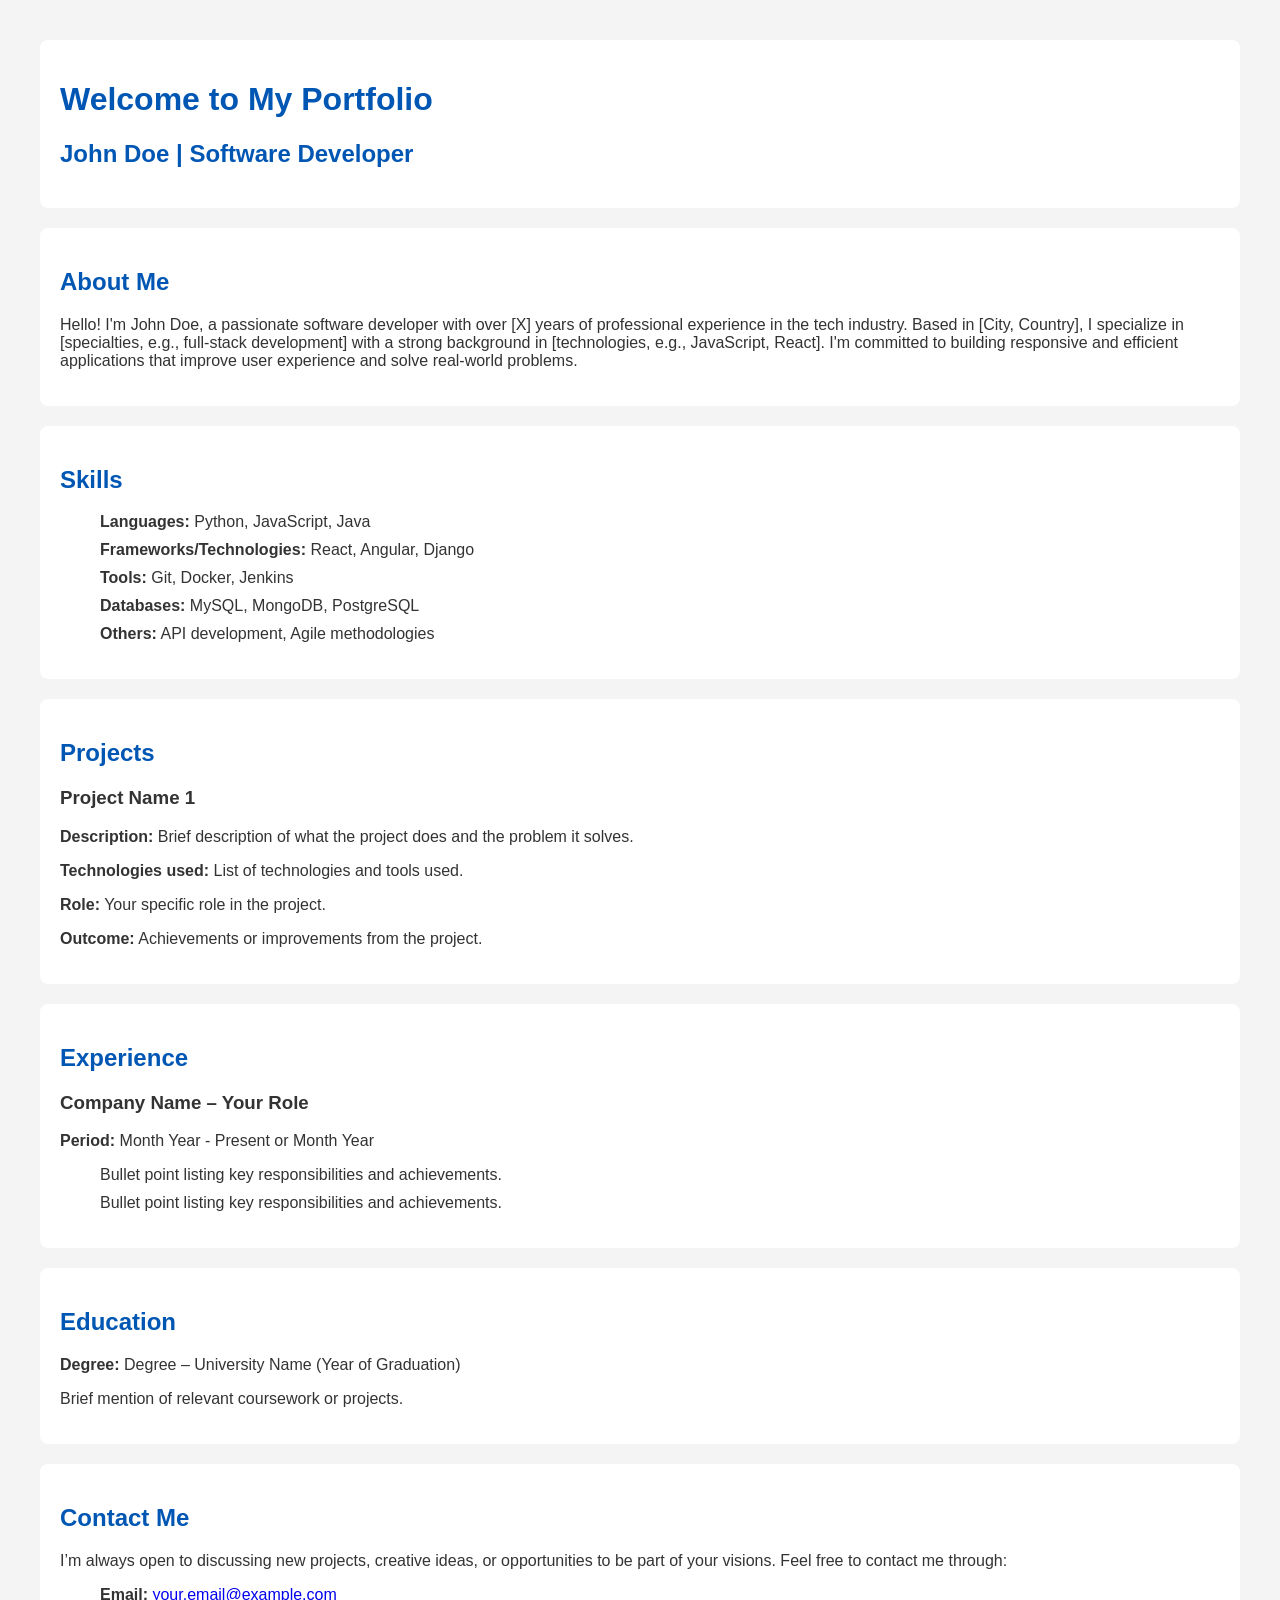
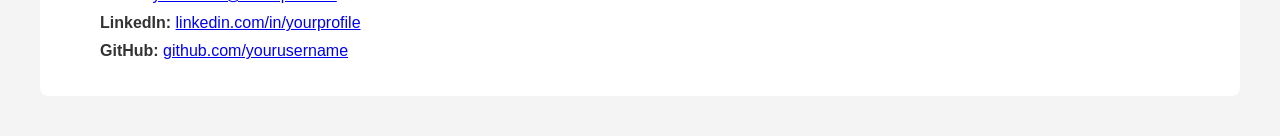
<file: Index.html>
<!DOCTYPE html>
<html lang="en">
<head>
    <meta charset="UTF-8">
    <meta name="viewport" content="width=device-width, initial-scale=1.0">
    <title>John Doe | Software Developer</title>
    <style>
        body {
            font-family: Arial, sans-serif;
            margin: 40px;
            background-color: #f4f4f4;
            color: #333;
        }
        header, section {
            background-color: #fff;
            border-radius: 8px;
            padding: 20px;
            margin-bottom: 20px;
        }
        h1, h2 {
            color: #0056b3;
        }
        ul {
            list-style-type: none;
        }
        li {
            margin-bottom: 10px;
        }
    </style>
</head>
<body>
<header>
    <h1>Welcome to My Portfolio</h1>
    <h2>John Doe | Software Developer</h2>
</header>

<section>
    <h2>About Me</h2>
    <p>Hello! I'm John Doe, a passionate software developer with over [X] years of professional experience in the tech industry. Based in [City, Country], I specialize in [specialties, e.g., full-stack development] with a strong background in [technologies, e.g., JavaScript, React]. I'm committed to building responsive and efficient applications that improve user experience and solve real-world problems.</p>
</section>

<section>
    <h2>Skills</h2>
    <ul>
        <li><strong>Languages:</strong> Python, JavaScript, Java</li>
        <li><strong>Frameworks/Technologies:</strong> React, Angular, Django</li>
        <li><strong>Tools:</strong> Git, Docker, Jenkins</li>
        <li><strong>Databases:</strong> MySQL, MongoDB, PostgreSQL</li>
        <li><strong>Others:</strong> API development, Agile methodologies</li>
    </ul>
</section>

<section>
    <h2>Projects</h2>
    <h3>Project Name 1</h3>
    <p><strong>Description:</strong> Brief description of what the project does and the problem it solves.</p>
    <p><strong>Technologies used:</strong> List of technologies and tools used.</p>
    <p><strong>Role:</strong> Your specific role in the project.</p>
    <p><strong>Outcome:</strong> Achievements or improvements from the project.</p>
</section>

<section>
    <h2>Experience</h2>
    <h3>Company Name – Your Role</h3>
    <p><strong>Period:</strong> Month Year - Present or Month Year</p>
    <ul>
        <li>Bullet point listing key responsibilities and achievements.</li>
        <li>Bullet point listing key responsibilities and achievements.</li>
    </ul>
</section>

<section>
    <h2>Education</h2>
    <p><strong>Degree:</strong> Degree – University Name (Year of Graduation)</p>
    <p>Brief mention of relevant coursework or projects.</p>
</section>

<section>
    <h2>Contact Me</h2>
    <p>I’m always open to discussing new projects, creative ideas, or opportunities to be part of your visions. Feel free to contact me through:</p>
    <ul>
        <li><strong>Email:</strong> <a href="mailto:your.email@example.com">your.email@example.com</a></li>
        <li><strong>LinkedIn:</strong> <a href="https://linkedin.com/in/yourprofile">linkedin.com/in/yourprofile</a></li>
        <li><strong>GitHub:</strong> <a href="https://github.com/yourusername">github.com/yourusername</a></li>
    </ul>
</section>
</body>
</html>
</file>
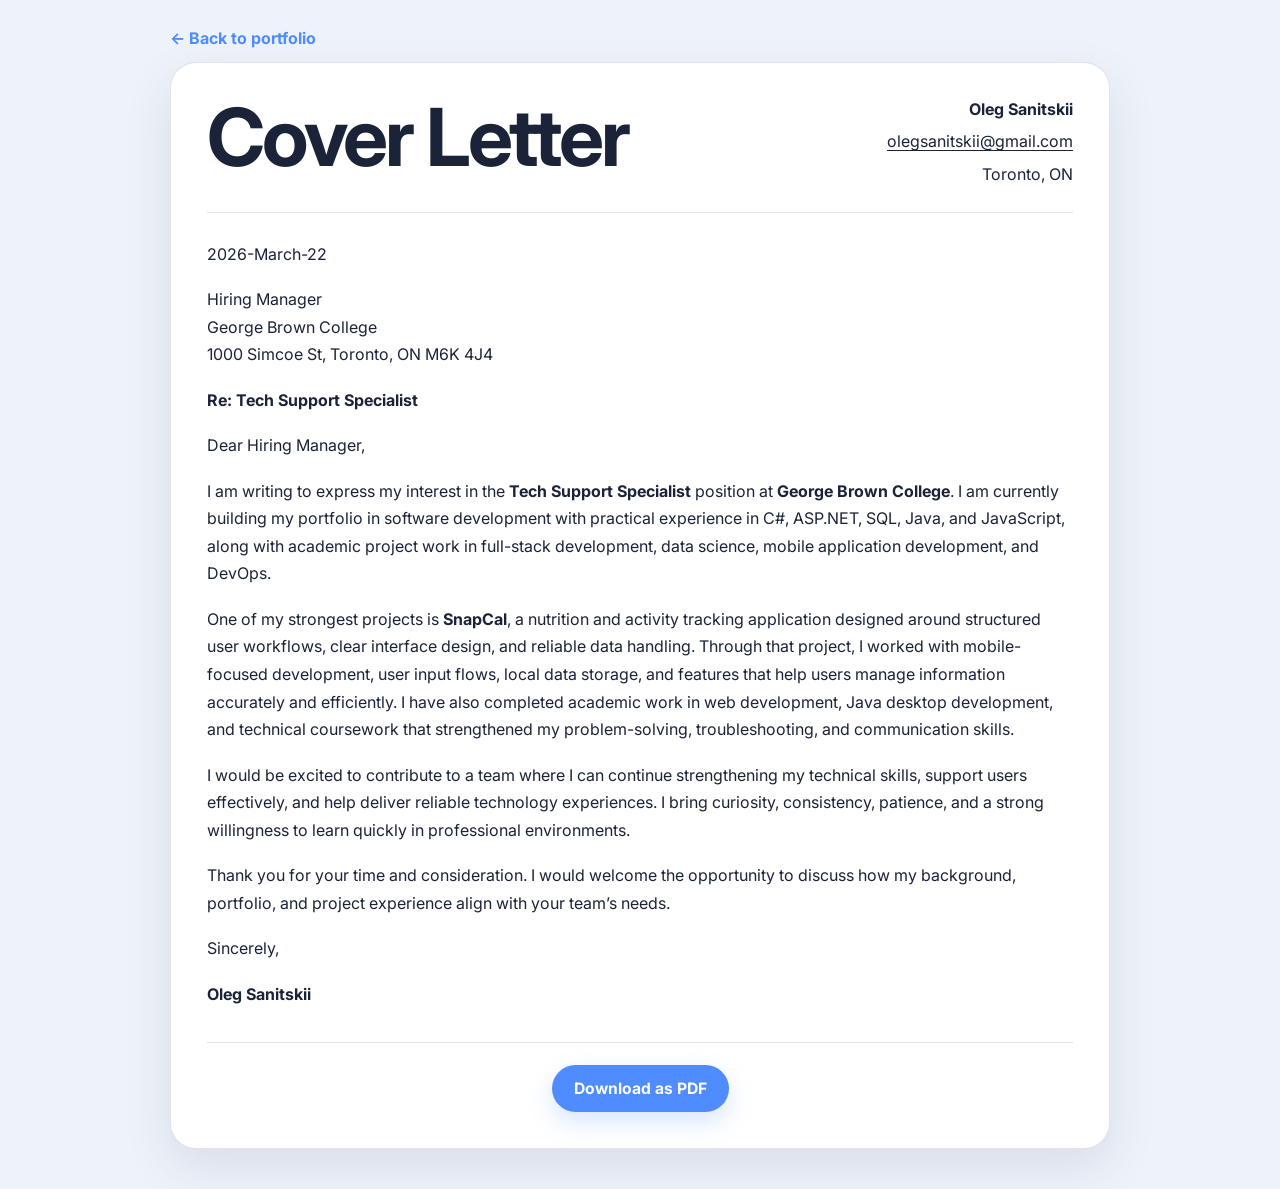
<file: cover-letter.html>
<!DOCTYPE html>
<html lang="en">
<head>
    <meta charset="UTF-8">
    <meta name="viewport" content="width=device-width, initial-scale=1.0">
    <title>Cover Letter | Oleg Sanitskii</title>
    <meta name="description" content="Cover letter for junior software and technical support roles by Oleg Sanitskii.">
    <link rel="preconnect" href="https://fonts.googleapis.com">
    <link rel="preconnect" href="https://fonts.gstatic.com" crossorigin>
    <link href="https://fonts.googleapis.com/css2?family=Inter:wght@400;500;600;700;800&display=swap" rel="stylesheet">
    <link rel="stylesheet" href="assets/css/CoverLetter.css">
</head>
<body class="document-page">
    <main class="document-shell">
        <a class="back-link" href="index.html">← Back to portfolio</a>

        <section class="document-card prose-letter">
            <header class="document-header letter-header">
                <div>
                    <h1>Cover Letter</h1>
                </div>

                <div class="document-contact">
                    <strong>Oleg Sanitskii</strong>
                    <a href="mailto:olegsanitskii@gmail.com">olegsanitskii@gmail.com</a>
                    <span>Toronto, ON</span>
                </div>
            </header>

            <section class="letter-body">
                <p>2026-March-22</p>

                <p>
                    Hiring Manager<br>
                    George Brown College<br>
                    1000 Simcoe St, Toronto, ON M6K 4J4
                </p>

                <p><strong>Re: Tech Support Specialist</strong></p>

                <p>Dear Hiring Manager,</p>

                <p>
                    I am writing to express my interest in the <strong>Tech Support Specialist</strong> position at
                    <strong>George Brown College</strong>. I am currently building my portfolio in software development with
                    practical experience in C#, ASP.NET, SQL, Java, and JavaScript, along with academic project work in
                    full-stack development, data science, mobile application development, and DevOps.
                </p>

                <p>
                    One of my strongest projects is <strong>SnapCal</strong>, a nutrition and activity tracking application
                    designed around structured user workflows, clear interface design, and reliable data handling.
                    Through that project, I worked with mobile-focused development, user input flows, local data storage,
                    and features that help users manage information accurately and efficiently. I have also completed academic
                    work in web development, Java desktop development, and technical coursework that strengthened my problem-solving,
                    troubleshooting, and communication skills.
                </p>

                <p>
                    I would be excited to contribute to a team where I can continue strengthening my technical skills,
                    support users effectively, and help deliver reliable technology experiences. I bring curiosity,
                    consistency, patience, and a strong willingness to learn quickly in professional environments.
                </p>

                <p>
                    Thank you for your time and consideration. I would welcome the opportunity to discuss how my background,
                    portfolio, and project experience align with your team’s needs.
                </p>

                <p>Sincerely,</p>
                <p><strong>Oleg Sanitskii</strong></p>
            </section>

            <footer class="document-footer">
                <button class="pdf-button" type="button" onclick="window.print()">Download as PDF</button>
            </footer>
        </section>
    </main>
</body>
</html>
</file>
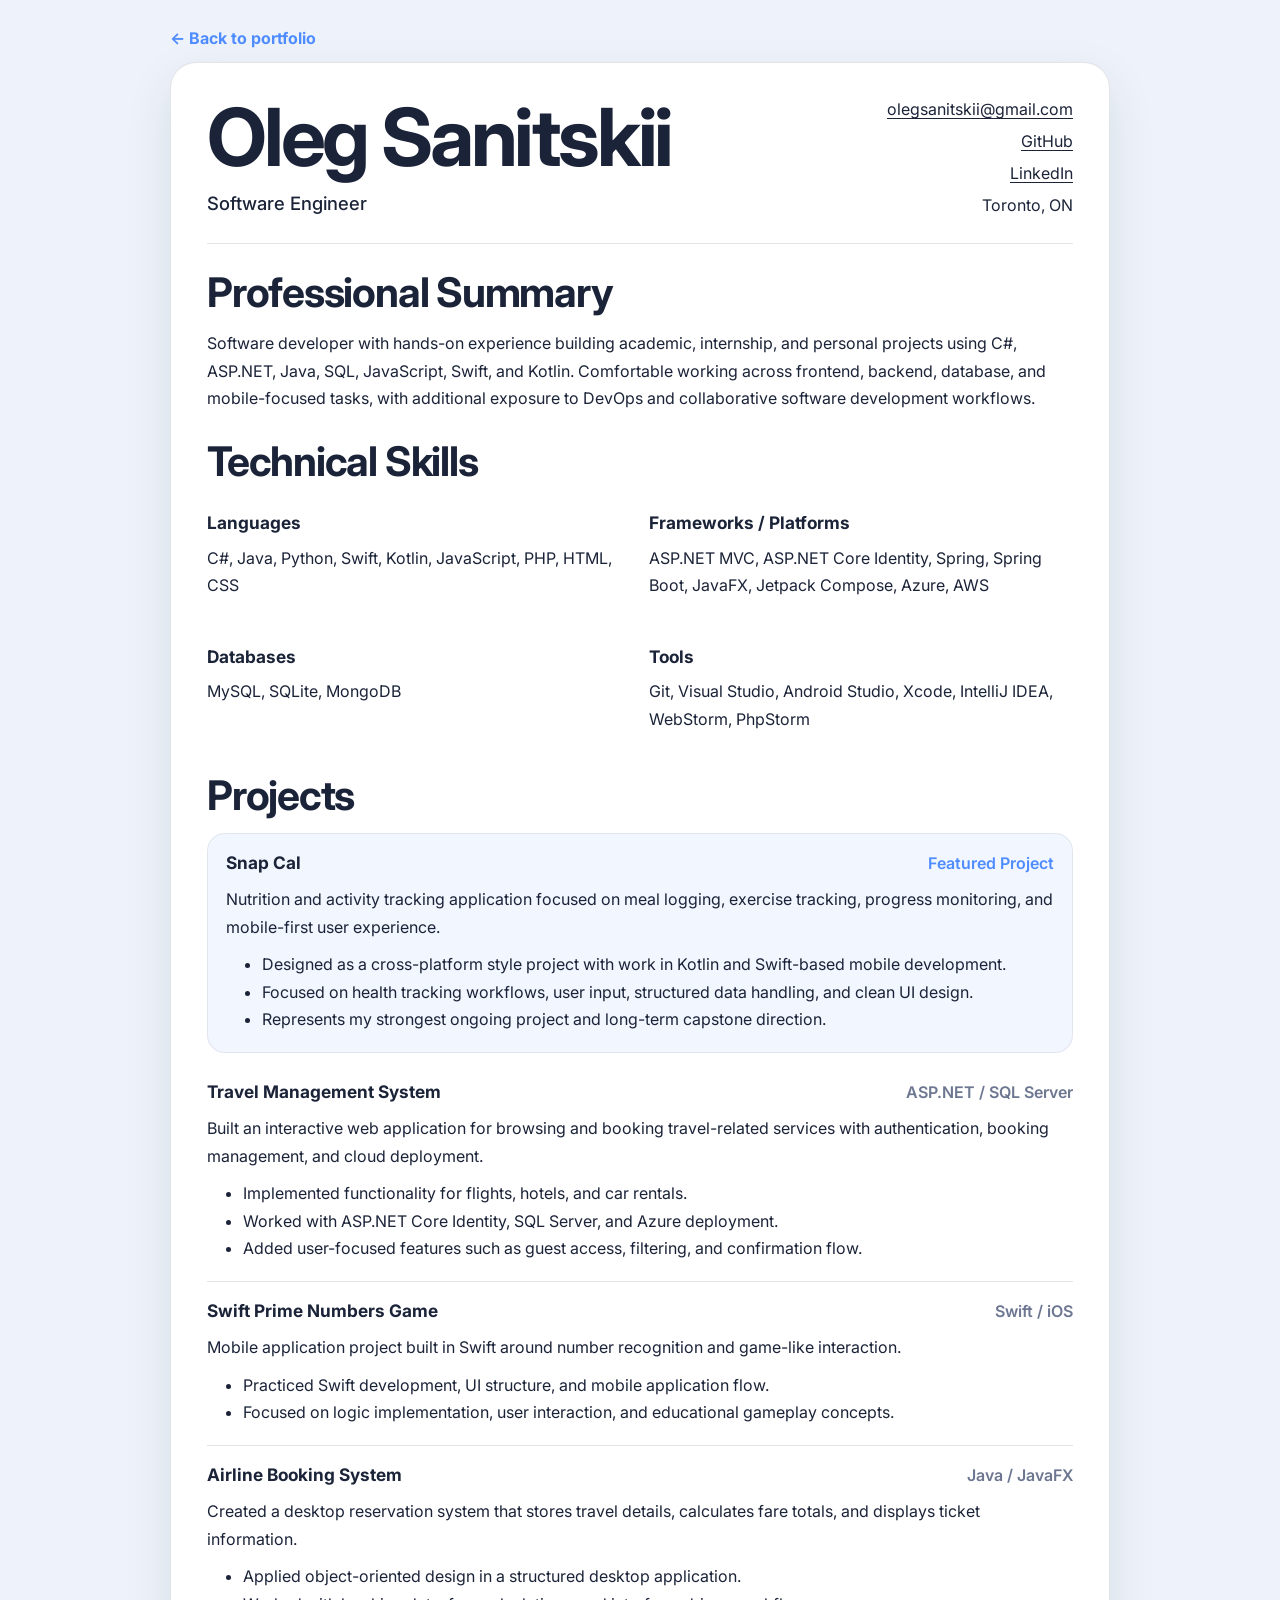
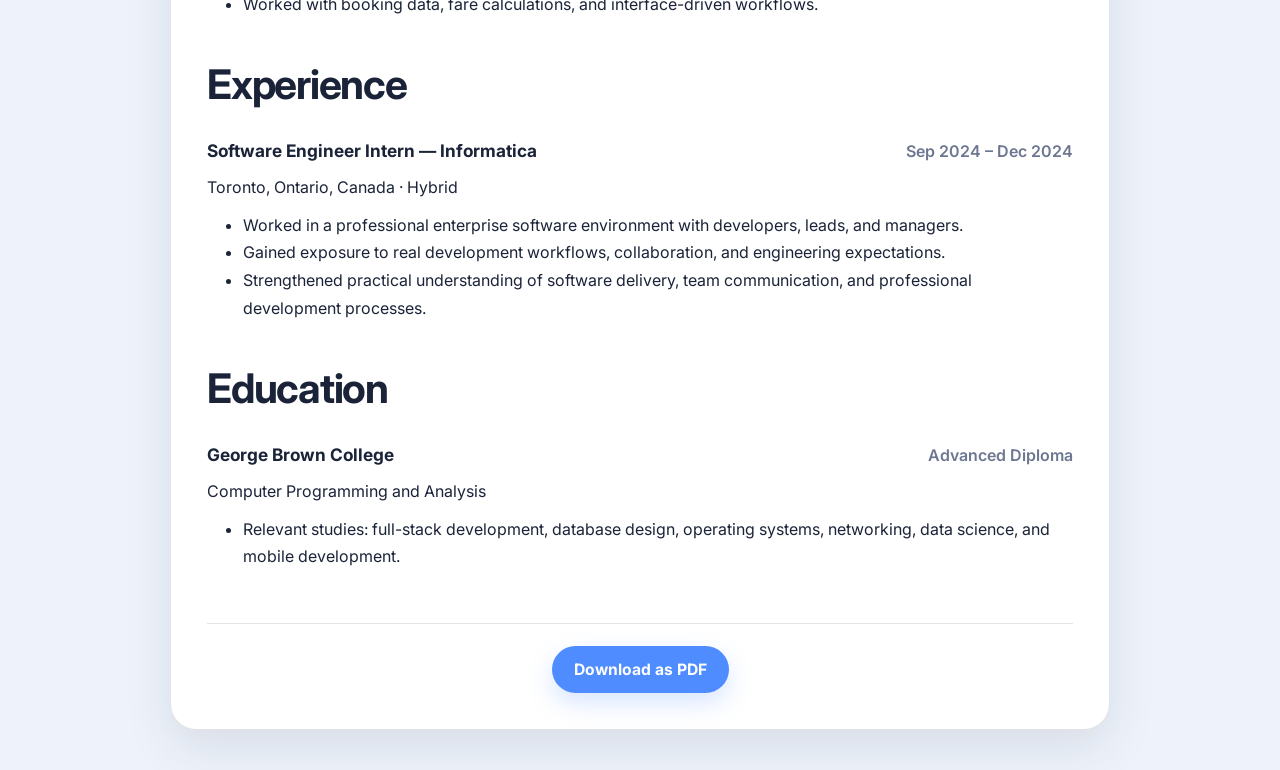
<file: resume.html>
<!DOCTYPE html>
<html lang="en">
<head>
    <meta charset="UTF-8">
    <meta name="viewport" content="width=device-width, initial-scale=1.0">
    <title>Resume | Oleg Sanitskii</title>
    <meta name="description" content="Resume of Oleg Sanitskii, Junior Software Developer.">
    <link rel="preconnect" href="https://fonts.googleapis.com">
    <link rel="preconnect" href="https://fonts.gstatic.com" crossorigin>
    <link href="https://fonts.googleapis.com/css2?family=Inter:wght@400;500;600;700;800&display=swap" rel="stylesheet">
    <link rel="stylesheet" href="assets/css/resume.css">
</head>
<body class="document-page">
    <main class="document-shell">
        <a class="back-link" href="index.html">← Back to portfolio</a>

        <section class="document-card">
            <header class="document-header">
                <div>
                    <h1>Oleg Sanitskii</h1>
                    <p class="job-title">Software Engineer</p>
                </div>

                <div class="document-contact">
                    <a href="mailto:olegsanitskii@gmail.com">olegsanitskii@gmail.com</a>
                    <a href="https://github.com/OlegSanitskii" target="_blank" rel="noreferrer">GitHub</a>
                    <a href="https://www.linkedin.com/in/oleg-sanitskii-6a21b02aa/" target="_blank" rel="noreferrer">LinkedIn</a>
                    <span>Toronto, ON</span>
                </div>
            </header>

            <section>
                <h2>Professional Summary</h2>
                <p>
                    Software developer with hands-on experience building academic, internship, and personal
                    projects using C#, ASP.NET, Java, SQL, JavaScript, Swift, and Kotlin. Comfortable working across
                    frontend, backend, database, and mobile-focused tasks, with additional exposure to DevOps and
                    collaborative software development workflows.
                </p>
            </section>

            <section>
                <h2>Technical Skills</h2>
                <div class="resume-grid">
                    <div class="info-block">
                        <h3>Languages</h3>
                        <p>C#, Java, Python, Swift, Kotlin, JavaScript, PHP, HTML, CSS</p>
                    </div>

                    <div class="info-block">
                        <h3>Frameworks / Platforms</h3>
                        <p>ASP.NET MVC, ASP.NET Core Identity, Spring, Spring Boot, JavaFX, Jetpack Compose, Azure, AWS</p>
                    </div>

                    <div class="info-block">
                        <h3>Databases</h3>
                        <p>MySQL, SQLite, MongoDB</p>
                    </div>

                    <div class="info-block">
                        <h3>Tools</h3>
                        <p>Git, Visual Studio, Android Studio, Xcode, IntelliJ IDEA, WebStorm, PhpStorm</p>
                    </div>
                </div>
            </section>

            <section>
                <h2>Projects</h2>

                <div class="resume-item featured-item">
                    <div class="resume-item-top">
                        <h3>Snap Cal</h3>
                        <span>Featured Project</span>
                    </div>
                    <p>
                        Nutrition and activity tracking application focused on meal logging, exercise tracking,
                        progress monitoring, and mobile-first user experience.
                    </p>
                    <ul>
                        <li>Designed as a cross-platform style project with work in Kotlin and Swift-based mobile development.</li>
                        <li>Focused on health tracking workflows, user input, structured data handling, and clean UI design.</li>
                        <li>Represents my strongest ongoing project and long-term capstone direction.</li>
                    </ul>
                </div>

                <div class="resume-item">
                    <div class="resume-item-top">
                        <h3>Travel Management System</h3>
                        <span>ASP.NET / SQL Server</span>
                    </div>
                    <p>
                        Built an interactive web application for browsing and booking travel-related services with
                        authentication, booking management, and cloud deployment.
                    </p>
                    <ul>
                        <li>Implemented functionality for flights, hotels, and car rentals.</li>
                        <li>Worked with ASP.NET Core Identity, SQL Server, and Azure deployment.</li>
                        <li>Added user-focused features such as guest access, filtering, and confirmation flow.</li>
                    </ul>
                </div>

                <div class="resume-item">
                    <div class="resume-item-top">
                        <h3>Swift Prime Numbers Game</h3>
                        <span>Swift / iOS</span>
                    </div>
                    <p>
                        Mobile application project built in Swift around number recognition and game-like interaction.
                    </p>
                    <ul>
                        <li>Practiced Swift development, UI structure, and mobile application flow.</li>
                        <li>Focused on logic implementation, user interaction, and educational gameplay concepts.</li>
                    </ul>
                </div>

                <div class="resume-item">
                    <div class="resume-item-top">
                        <h3>Airline Booking System</h3>
                        <span>Java / JavaFX</span>
                    </div>
                    <p>
                        Created a desktop reservation system that stores travel details, calculates fare totals,
                        and displays ticket information.
                    </p>
                    <ul>
                        <li>Applied object-oriented design in a structured desktop application.</li>
                        <li>Worked with booking data, fare calculations, and interface-driven workflows.</li>
                    </ul>
                </div>
            </section>

            <section>
                <h2>Experience</h2>
                <div class="resume-item">
                    <div class="resume-item-top">
                        <h3>Software Engineer Intern — Informatica</h3>
                        <span>Sep 2024 – Dec 2024</span>
                    </div>
                    <p>Toronto, Ontario, Canada · Hybrid</p>
                    <ul>
                        <li>Worked in a professional enterprise software environment with developers, leads, and managers.</li>
                        <li>Gained exposure to real development workflows, collaboration, and engineering expectations.</li>
                        <li>Strengthened practical understanding of software delivery, team communication, and professional development processes.</li>
                    </ul>
                </div>
            </section>

            <section>
                <h2>Education</h2>
                <div class="resume-item">
                    <div class="resume-item-top">
                        <h3>George Brown College</h3>
                        <span>Advanced Diploma</span>
                    </div>
                    <p>Computer Programming and Analysis</p>
                    <ul>
                        <li>Relevant studies: full-stack development, database design, operating systems, networking, data science, and mobile development.</li>
                    </ul>
                </div>
            </section>

            <footer class="document-footer">
                <button class="pdf-button" type="button" onclick="window.print()">Download as PDF</button>
            </footer>
        </section>
    </main>
</body>
</html>
</file>
<file: assets/css/CoverLetter.css>
:root {
    --page-bg: #eef3fb;
    --card-bg: #ffffff;
    --text: #1b2338;
    --text-soft: #4e5b77;
    --muted: #6d7791;
    --line: rgba(27, 35, 56, 0.12);
    --accent: #4f8cff;
    --shadow: 0 18px 48px rgba(21, 30, 48, 0.10);
    --radius: 26px;
    --max-width: 940px;
}

* {
    box-sizing: border-box;
}

html {
    scroll-behavior: smooth;
}

body {
    margin: 0;
    font-family: "Inter", system-ui, sans-serif;
    background: var(--page-bg);
    color: var(--text);
}

a {
    color: inherit;
}

.document-shell {
    width: min(calc(100% - 32px), var(--max-width));
    margin: 28px auto 40px;
}

.back-link {
    display: inline-flex;
    align-items: center;
    gap: 8px;
    margin-bottom: 14px;
    text-decoration: none;
    font-weight: 700;
    color: var(--accent);
}

.back-link:hover {
    text-decoration: underline;
}

.document-card {
    background: var(--card-bg);
    border: 1px solid var(--line);
    border-radius: var(--radius);
    box-shadow: var(--shadow);
    padding: 36px;
}

.document-header {
    display: flex;
    justify-content: space-between;
    gap: 28px;
    padding-bottom: 24px;
    margin-bottom: 28px;
    border-bottom: 1px solid var(--line);
}

.document-header h1 {
    margin: 0 0 12px;
    font-size: clamp(2.7rem, 7vw, 5rem);
    line-height: 0.96;
    letter-spacing: -0.04em;
}

.letter-subtitle {
    margin: 0;
    font-size: 1.12rem;
    color: var(--text);
    font-weight: 500;
}

.document-contact {
    display: grid;
    justify-items: end;
    gap: 8px;
    text-align: right;
}

.document-contact a {
    text-decoration: underline;
    text-underline-offset: 3px;
}

.document-contact span,
.document-contact strong {
    color: var(--text);
}

.letter-body p,
.quick-customize li {
    color: var(--text);
    line-height: 1.72;
    font-size: 1rem;
}

.letter-body p {
    margin: 0 0 18px;
}

.letter-body p:last-child {
    margin-bottom: 0;
}

h2 {
    margin: 0 0 16px;
    font-size: clamp(2rem, 4vw, 2.55rem);
    line-height: 1.02;
    letter-spacing: -0.03em;
}

.prose-letter hr {
    margin: 30px 0 26px;
    border: 0;
    border-top: 1px solid var(--line);
}

.quick-customize ul {
    margin: 0;
    padding-left: 26px;
}

.quick-customize li + li {
    margin-top: 8px;
}

.document-footer {
    margin-top: 34px;
    padding-top: 22px;
    border-top: 1px solid var(--line);
    display: flex;
    justify-content: center;
}

.pdf-button {
    appearance: none;
    border: none;
    cursor: pointer;
    padding: 14px 22px;
    border-radius: 999px;
    background: var(--accent);
    color: #ffffff;
    font-family: inherit;
    font-size: 0.98rem;
    font-weight: 700;
    box-shadow: 0 10px 24px rgba(79, 140, 255, 0.22);
    transition: transform 0.18s ease, box-shadow 0.18s ease, background 0.18s ease;
}

.pdf-button:hover {
    transform: translateY(-1px);
    box-shadow: 0 14px 28px rgba(79, 140, 255, 0.28);
}

.pdf-button:active {
    transform: translateY(0);
}

@media (max-width: 860px) {
    .document-header {
        display: grid;
        grid-template-columns: 1fr;
    }

    .document-contact {
        justify-items: start;
        text-align: left;
    }
}

@media (max-width: 640px) {
    .document-shell {
        width: min(calc(100% - 20px), var(--max-width));
    }

    .document-card {
        padding: 24px;
        border-radius: 20px;
    }

    h2 {
        font-size: 1.9rem;
    }
}

@media print {
    body {
        background: #ffffff;
    }

    .document-shell {
        width: 100%;
        margin: 0;
    }

    .back-link,
    .pdf-button {
        display: none !important;
    }

    .document-card {
        border: none;
        box-shadow: none;
        border-radius: 0;
        padding: 0;
    }

    a {
        text-decoration: none;
        color: var(--text);
    }
}
</file>
<file: assets/css/resume.css>
:root {
    --page-bg: #eef3fb;
    --card-bg: #ffffff;
    --text: #1b2338;
    --text-soft: #4e5b77;
    --muted: #6d7791;
    --line: rgba(27, 35, 56, 0.12);
    --line-soft: rgba(27, 35, 56, 0.08);
    --accent: #4f8cff;
    --accent-soft: rgba(79, 140, 255, 0.12);
    --featured-soft: rgba(79, 140, 255, 0.08);
    --shadow: 0 18px 48px rgba(21, 30, 48, 0.10);
    --radius: 26px;
    --max-width: 940px;
}

* {
    box-sizing: border-box;
}

html {
    scroll-behavior: smooth;
}

body {
    margin: 0;
    font-family: "Inter", system-ui, sans-serif;
    background: var(--page-bg);
    color: var(--text);
}

a {
    color: inherit;
}

.document-shell {
    width: min(calc(100% - 32px), var(--max-width));
    margin: 28px auto 40px;
}

.back-link {
    display: inline-flex;
    align-items: center;
    gap: 8px;
    margin-bottom: 14px;
    text-decoration: none;
    font-weight: 700;
    color: var(--accent);
}

.back-link:hover {
    text-decoration: underline;
}

.document-card {
    background: var(--card-bg);
    border: 1px solid var(--line);
    border-radius: var(--radius);
    box-shadow: var(--shadow);
    padding: 36px;
}

.document-header {
    display: flex;
    justify-content: space-between;
    gap: 28px;
    padding-bottom: 24px;
    margin-bottom: 28px;
    border-bottom: 1px solid var(--line);
}

.document-header h1 {
    margin: 0 0 12px;
    font-size: clamp(2.8rem, 7vw, 5rem);
    line-height: 0.96;
    letter-spacing: -0.04em;
}

.job-title {
    margin: 0;
    font-size: 1.15rem;
    color: var(--text);
    font-weight: 500;
}

.document-contact {
    display: grid;
    justify-items: end;
    gap: 8px;
    text-align: right;
}

.document-contact a {
    text-decoration: underline;
    text-underline-offset: 3px;
}

.document-contact span {
    color: var(--text);
}

section + section {
    margin-top: 28px;
}

h2 {
    margin: 0 0 16px;
    font-size: clamp(2rem, 4vw, 2.55rem);
    line-height: 1.02;
    letter-spacing: -0.03em;
}

h3 {
    margin: 0;
    font-size: 1.08rem;
    line-height: 1.3;
}

p,
li {
    color: var(--text);
    line-height: 1.72;
}

p {
    margin: 0;
}

.resume-grid {
    display: grid;
    grid-template-columns: repeat(2, minmax(0, 1fr));
    gap: 18px;
}

.info-block {
    padding: 14px 0;
}

.info-block h3 {
    margin-bottom: 10px;
}

.info-block p {
    color: var(--text);
}

.resume-item {
    padding: 18px 0;
    border-bottom: 1px solid var(--line);
}

.resume-item:last-child {
    border-bottom: 0;
}

.featured-item {
    background: var(--featured-soft);
    border: 1px solid var(--line-soft);
    border-radius: 18px;
    padding: 18px 18px;
    margin-bottom: 10px;
}

.resume-item-top {
    display: flex;
    justify-content: space-between;
    align-items: baseline;
    gap: 18px;
    margin-bottom: 12px;
}

.resume-item-top span {
    color: var(--muted);
    font-weight: 600;
    white-space: nowrap;
}

.featured-item .resume-item-top span {
    color: var(--accent);
}

.resume-item p {
    margin-bottom: 10px;
}

.resume-item ul {
    margin: 10px 0 0 18px;
    padding-left: 18px;
}

.document-footer {
    margin-top: 34px;
    padding-top: 22px;
    border-top: 1px solid var(--line);
    display: flex;
    justify-content: center;
}

.pdf-button {
    appearance: none;
    border: none;
    cursor: pointer;
    padding: 14px 22px;
    border-radius: 999px;
    background: var(--accent);
    color: #ffffff;
    font-family: inherit;
    font-size: 0.98rem;
    font-weight: 700;
    box-shadow: 0 10px 24px rgba(79, 140, 255, 0.22);
    transition: transform 0.18s ease, box-shadow 0.18s ease, background 0.18s ease;
}

.pdf-button:hover {
    transform: translateY(-1px);
    box-shadow: 0 14px 28px rgba(79, 140, 255, 0.28);
}

.pdf-button:active {
    transform: translateY(0);
}

@media (max-width: 860px) {
    .document-header,
    .resume-grid {
        grid-template-columns: 1fr;
    }

    .document-header {
        display: grid;
    }

    .document-contact {
        justify-items: start;
        text-align: left;
    }

    .resume-item-top {
        flex-direction: column;
        align-items: flex-start;
    }
}

@media (max-width: 640px) {
    .document-shell {
        width: min(calc(100% - 20px), var(--max-width));
    }

    .document-card {
        padding: 24px;
        border-radius: 20px;
    }

    h2 {
        font-size: 1.9rem;
    }
}

@media print {
    body {
        background: #ffffff;
    }

    .document-shell {
        width: 100%;
        margin: 0;
    }

    .back-link,
    .pdf-button {
        display: none !important;
    }

    .document-card {
        border: none;
        box-shadow: none;
        border-radius: 0;
        padding: 0;
    }

    a {
        text-decoration: none;
        color: var(--text);
    }
}
</file>
